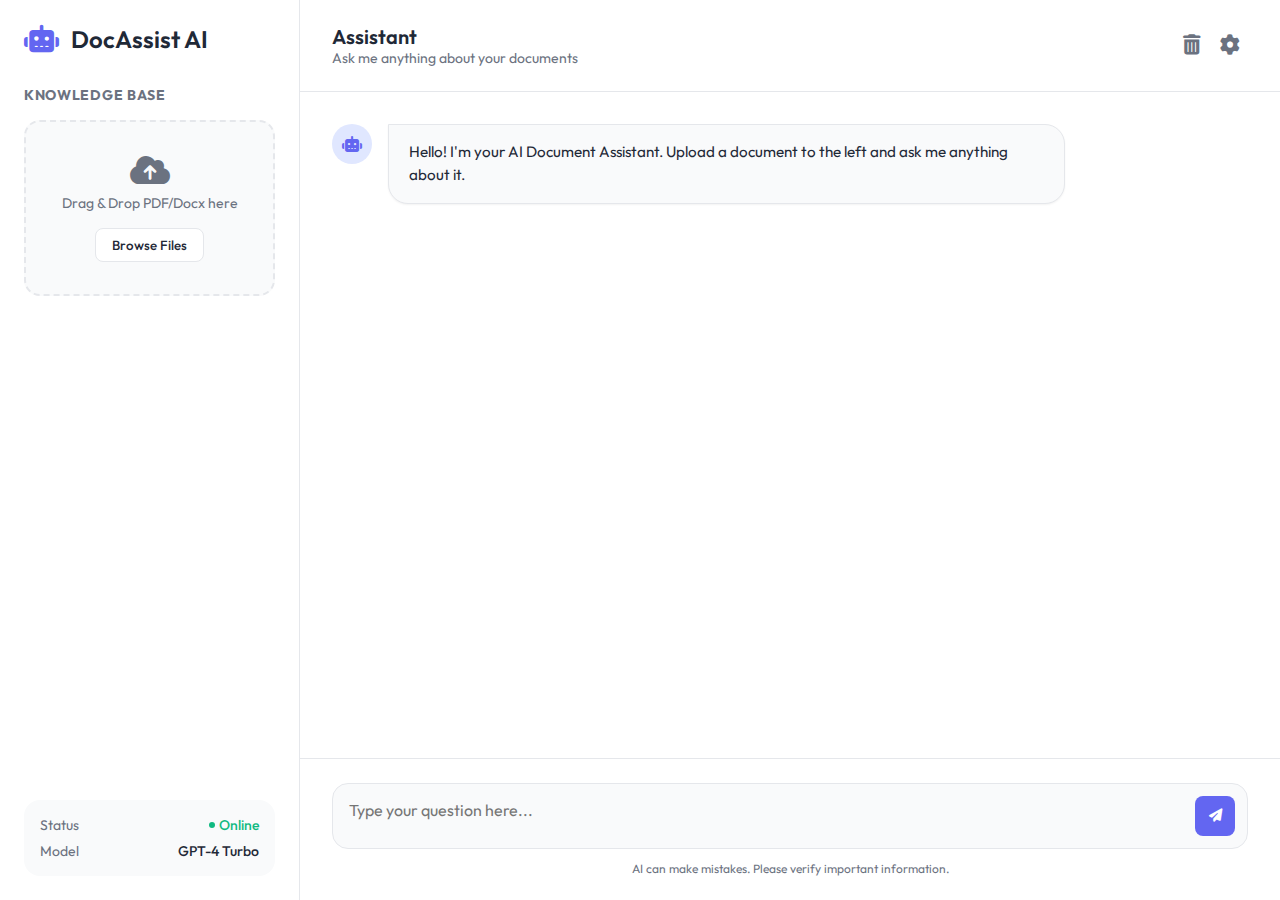
<file: index.html>
<!DOCTYPE html>
<html lang="en">
<head>
    <meta charset="UTF-8">
    <meta name="viewport" content="width=device-width, initial-scale=1.0">
    <title>AI Doc Assistant</title>
    <link rel="stylesheet" href="styles.css">
    <link rel="preconnect" href="https://fonts.googleapis.com">
    <link rel="preconnect" href="https://fonts.gstatic.com" crossorigin>
    <link href="https://fonts.googleapis.com/css2?family=Outfit:wght@300;400;500;600&display=swap" rel="stylesheet">
    <!-- Using FontAwesome for icons -->
    <link rel="stylesheet" href="https://cdnjs.cloudflare.com/ajax/libs/font-awesome/6.4.0/css/all.min.css">
</head>
<body>
    <div class="app-container">
        <!-- Sidebar / Upload Section -->
        <aside class="sidebar">
            <div class="brand">
                <i class="fa-solid fa-robot"></i>
                <h1>DocAssist AI</h1>
            </div>
            
            <div class="upload-section">
                <h2>Knowledge Base</h2>
                <div class="drop-zone" id="drop-zone">
                    <i class="fa-solid fa-cloud-arrow-up"></i>
                    <p>Drag & Drop PDF/Docx here</p>
                    <button class="btn-secondary" onclick="document.getElementById('file-input').click()">Browse Files</button>
                    <input type="file" id="file-input" hidden multiple accept=".pdf,.docx">
                </div>
                
                <div class="file-list" id="file-list">
                    <!-- Files will appear here -->
                </div>
            </div>

            <div class="status-card">
                <div class="status-item">
                    <span class="label">Status</span>
                    <span class="value online">Online</span>
                </div>
                <div class="status-item">
                    <span class="label">Model</span>
                    <span class="value">GPT-4 Turbo</span>
                </div>
            </div>
        </aside>

        <!-- Main Chat Area -->
        <main class="chat-interface">
            <header class="chat-header">
                <div class="header-info">
                    <h2>Assistant</h2>
                    <p>Ask me anything about your documents</p>
                </div>
                <div class="header-actions">
                    <button class="icon-btn" title="Clear Chat"><i class="fa-solid fa-trash-can"></i></button>
                    <button class="icon-btn" title="Settings"><i class="fa-solid fa-gear"></i></button>
                </div>
            </header>

            <div class="chat-history" id="chat-history">
                <div class="message ai-message">
                    <div class="avatar"><i class="fa-solid fa-robot"></i></div>
                    <div class="content">
                        Hello! I'm your AI Document Assistant. Upload a document to the left and ask me anything about it.
                    </div>
                </div>
            </div>

            <div class="chat-input-area">
                <div class="input-wrapper">
                    <textarea id="user-input" placeholder="Type your question here..." rows="1"></textarea>
                    <button id="send-btn" class="send-btn"><i class="fa-solid fa-paper-plane"></i></button>
                </div>
                <p class="disclaimer">AI can make mistakes. Please verify important information.</p>
            </div>
        </main>
    </div>

    <script src="script.js"></script>
</body>
</html>
</file>
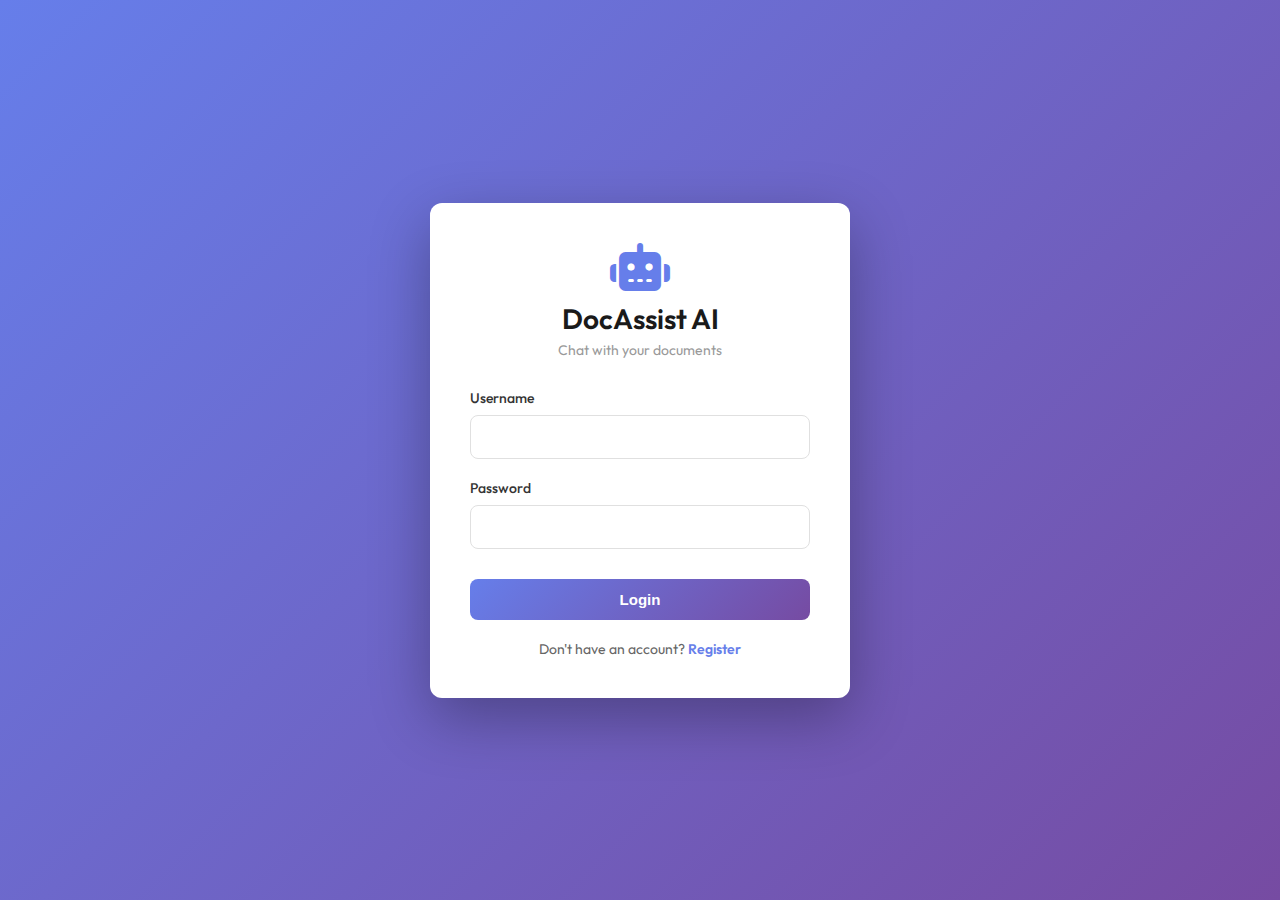
<file: login.html>
<!DOCTYPE html>
<html lang="en">
<head>
    <meta charset="UTF-8">
    <meta name="viewport" content="width=device-width, initial-scale=1.0">
    <title>DocAssist AI - Login</title>
    <link rel="stylesheet" href="styles.css">
    <link rel="preconnect" href="https://fonts.googleapis.com">
    <link rel="preconnect" href="https://fonts.gstatic.com" crossorigin>
    <link href="https://fonts.googleapis.com/css2?family=Outfit:wght@300;400;500;600&display=swap" rel="stylesheet">
    <link rel="stylesheet" href="https://cdnjs.cloudflare.com/ajax/libs/font-awesome/6.4.0/css/all.min.css">
    <style>
        body {
            margin: 0;
            padding: 0;
            font-family: 'Outfit', sans-serif;
            background: linear-gradient(135deg, #667eea 0%, #764ba2 100%);
            min-height: 100vh;
            display: flex;
            align-items: center;
            justify-content: center;
        }

        .login-container {
            background: white;
            border-radius: 12px;
            box-shadow: 0 20px 60px rgba(0, 0, 0, 0.3);
            width: 100%;
            max-width: 420px;
            padding: 40px;
            animation: slideUp 0.5s ease;
        }

        @keyframes slideUp {
            from {
                opacity: 0;
                transform: translateY(30px);
            }
            to {
                opacity: 1;
                transform: translateY(0);
            }
        }

        .login-header {
            text-align: center;
            margin-bottom: 30px;
        }

        .login-header i {
            font-size: 48px;
            color: #667eea;
            margin-bottom: 10px;
        }

        .login-header h1 {
            margin: 0;
            font-size: 28px;
            color: #1a1a1a;
            font-weight: 600;
        }

        .login-header p {
            margin: 5px 0 0 0;
            color: #999;
            font-size: 14px;
        }

        .form-group {
            margin-bottom: 20px;
        }

        label {
            display: block;
            margin-bottom: 8px;
            color: #333;
            font-size: 14px;
            font-weight: 500;
        }

        input {
            width: 100%;
            padding: 12px 14px;
            border: 1px solid #e0e0e0;
            border-radius: 8px;
            font-size: 14px;
            font-family: 'Outfit', sans-serif;
            transition: all 0.3s ease;
            box-sizing: border-box;
        }

        input:focus {
            outline: none;
            border-color: #667eea;
            box-shadow: 0 0 0 3px rgba(102, 126, 234, 0.1);
        }

        .btn-submit {
            width: 100%;
            padding: 12px;
            background: linear-gradient(135deg, #667eea 0%, #764ba2 100%);
            color: white;
            border: none;
            border-radius: 8px;
            font-size: 15px;
            font-weight: 600;
            cursor: pointer;
            transition: all 0.3s ease;
            margin-top: 10px;
        }

        .btn-submit:hover {
            transform: translateY(-2px);
            box-shadow: 0 10px 20px rgba(102, 126, 234, 0.3);
        }

        .btn-submit:active {
            transform: translateY(0);
        }

        .form-toggle {
            text-align: center;
            margin-top: 20px;
            color: #666;
            font-size: 14px;
        }

        .form-toggle a {
            color: #667eea;
            text-decoration: none;
            font-weight: 600;
            cursor: pointer;
            transition: color 0.3s ease;
        }

        .form-toggle a:hover {
            color: #764ba2;
        }

        .error-message {
            background: #fee;
            color: #c33;
            padding: 12px;
            border-radius: 8px;
            margin-bottom: 20px;
            font-size: 14px;
            display: none;
            border-left: 4px solid #c33;
        }

        .hidden-form {
            display: none;
        }

        .success-message {
            background: #efe;
            color: #3c3;
            padding: 12px;
            border-radius: 8px;
            margin-bottom: 20px;
            font-size: 14px;
            border-left: 4px solid #3c3;
        }
    </style>
</head>
<body>
    <div class="login-container">
        <div class="login-header">
            <i class="fa-solid fa-robot"></i>
            <h1>DocAssist AI</h1>
            <p>Chat with your documents</p>
        </div>

        <!-- Login Form -->
        <form id="login-form">
            <div id="login-error" class="error-message"></div>
            
            <div class="form-group">
                <label for="login-username">Username</label>
                <input type="text" id="login-username" name="username" required>
            </div>

            <div class="form-group">
                <label for="login-password">Password</label>
                <input type="password" id="login-password" name="password" required>
            </div>

            <button type="submit" class="btn-submit">Login</button>

            <div class="form-toggle">
                Don't have an account? <a onclick="toggleForm()">Register</a>
            </div>
        </form>

        <!-- Register Form -->
        <form id="register-form" class="hidden-form">
            <div id="register-error" class="error-message"></div>
            
            <div class="form-group">
                <label for="reg-username">Username</label>
                <input type="text" id="reg-username" name="username" required minlength="3">
            </div>

            <div class="form-group">
                <label for="reg-email">Email</label>
                <input type="email" id="reg-email" name="email" required>
            </div>

            <div class="form-group">
                <label for="reg-fullname">Full Name</label>
                <input type="text" id="reg-fullname" name="full_name" required>
            </div>

            <div class="form-group">
                <label for="reg-password">Password</label>
                <input type="password" id="reg-password" name="password" required minlength="6">
            </div>

            <button type="submit" class="btn-submit">Register</button>

            <div class="form-toggle">
                Already have an account? <a onclick="toggleForm()">Login</a>
            </div>
        </form>
    </div>

    <script src="config.js"></script>
    <script>
        const API_URL = CONFIG.API_BASE_URL;

        function toggleForm() {
            document.getElementById('login-form').classList.toggle('hidden-form');
            document.getElementById('register-form').classList.toggle('hidden-form');
            document.getElementById('login-error').style.display = 'none';
            document.getElementById('register-error').style.display = 'none';
        }

        // Login form submission
        document.getElementById('login-form').addEventListener('submit', async (e) => {
            e.preventDefault();
            const loginError = document.getElementById('login-error');
            loginError.style.display = 'none';

            const params = new URLSearchParams();
            params.append('username', document.getElementById('login-username').value);
            params.append('password', document.getElementById('login-password').value);

            try {
                const response = await fetch(`${API_URL}/token`, {
                    method: 'POST',
                    headers: { 'Content-Type': 'application/x-www-form-urlencoded' },
                    body: params.toString()
                });

                if (!response.ok) {
                    let errMsg = 'Login failed';
                    const ct = response.headers.get('content-type') || '';
                    if (ct.includes('application/json')) {
                        const errJson = await response.json();
                        errMsg = errJson.detail || JSON.stringify(errJson);
                    }
                    throw new Error(errMsg);
                }

                const data = await response.json();
                if (!data || !data.access_token) throw new Error('Login succeeded but no token returned');

                localStorage.setItem('access_token', data.access_token);
                localStorage.setItem('selected_chat_id', '');
                window.location.href = '/index.html';
            } catch (error) {
                loginError.textContent = error.message;
                loginError.style.display = 'block';
            }
        });

        // Register form submission
        document.getElementById('register-form').addEventListener('submit', async (e) => {
            e.preventDefault();
            const regError = document.getElementById('register-error');
            regError.style.display = 'none';

            const formData = {
                username: document.getElementById('reg-username').value,
                email: document.getElementById('reg-email').value,
                full_name: document.getElementById('reg-fullname').value,
                password: document.getElementById('reg-password').value
            };

            try {
                const response = await fetch(`${API_URL}/register`, {
                    method: 'POST',
                    headers: { 'Content-Type': 'application/json' },
                    body: JSON.stringify(formData)
                });

                if (!response.ok) {
                    const error = await response.json();
                    throw new Error(error.detail || 'Registration failed');
                }

                // Auto-login after registration
                const params = new URLSearchParams();
                params.append('username', formData.username);
                params.append('password', formData.password);

                const loginResponse = await fetch(`${API_URL}/token`, {
                    method: 'POST',
                    headers: { 'Content-Type': 'application/x-www-form-urlencoded' },
                    body: params.toString()
                });

                if (!loginResponse.ok) {
                    throw new Error('Registration successful but auto-login failed. Please login manually.');
                }

                const loginData = await loginResponse.json();
                localStorage.setItem('access_token', loginData.access_token);
                localStorage.setItem('selected_chat_id', '');
                window.location.href = '/index.html';
            } catch (error) {
                regError.textContent = error.message;
                regError.style.display = 'block';
            }
        });
    </script>
</body>
</html>
</file>
<file: styles.css>
:root {
    --primary-color: #6366f1;
    --primary-hover: #4f46e5;
    --bg-color: #f3f4f6;
    --sidebar-bg: #ffffff;
    --chat-bg: #ffffff;
    --text-main: #1f2937;
    --text-muted: #6b7280;
    --border-color: #e5e7eb;
    --message-user-bg: #6366f1;
    --message-user-text: #ffffff;
    --message-ai-bg: #f9fafb;
    --shadow-sm: 0 1px 2px 0 rgb(0 0 0 / 0.05);
    --shadow-md: 0 4px 6px -1px rgb(0 0 0 / 0.1);
    --radius-lg: 1rem;
    --radius-md: 0.5rem;
}

* {
    margin: 0;
    padding: 0;
    box-sizing: border-box;
}

body {
    font-family: 'Outfit', sans-serif;
    background-color: var(--bg-color);
    color: var(--text-main);
    height: 100vh;
    overflow: hidden;
}

.app-container {
    display: flex;
    height: 100vh;
    max-width: 1600px;
    margin: 0 auto;
    background: var(--bg-color);
}

/* Sidebar */
.sidebar {
    width: 300px;
    background: var(--sidebar-bg);
    border-right: 1px solid var(--border-color);
    display: flex;
    flex-direction: column;
    padding: 1.5rem;
    gap: 2rem;
}

.brand {
    display: flex;
    align-items: center;
    gap: 0.75rem;
    color: var(--primary-color);
}

.brand h1 {
    font-size: 1.5rem;
    font-weight: 600;
    color: var(--text-main);
}

.brand i {
    font-size: 1.75rem;
}

.upload-section h2 {
    font-size: 0.875rem;
    text-transform: uppercase;
    letter-spacing: 0.05em;
    color: var(--text-muted);
    margin-bottom: 1rem;
}

.drop-zone {
    border: 2px dashed var(--border-color);
    border-radius: var(--radius-lg);
    padding: 2rem 1rem;
    text-align: center;
    transition: all 0.2s;
    background: #f9fafb;
}

.drop-zone:hover {
    border-color: var(--primary-color);
    background: #eef2ff;
}

.drop-zone i {
    font-size: 2rem;
    color: var(--text-muted);
    margin-bottom: 0.5rem;
}

.drop-zone p {
    font-size: 0.875rem;
    color: var(--text-muted);
    margin-bottom: 1rem;
}

.btn-secondary {
    background: white;
    border: 1px solid var(--border-color);
    padding: 0.5rem 1rem;
    border-radius: var(--radius-md);
    cursor: pointer;
    font-family: inherit;
    font-weight: 500;
    color: var(--text-main);
    transition: all 0.2s;
}

.btn-secondary:hover {
    border-color: var(--primary-color);
    color: var(--primary-color);
}

.file-list {
    margin-top: 1rem;
    display: flex;
    flex-direction: column;
    gap: 0.5rem;
    overflow-y: auto;
    max-height: 200px;
}

.file-item {
    display: flex;
    align-items: center;
    gap: 0.75rem;
    padding: 0.75rem;
    background: white;
    border: 1px solid var(--border-color);
    border-radius: var(--radius-md);
    font-size: 0.875rem;
}

.file-item i {
    color: var(--primary-color);
}

.file-info {
    flex: 1;
    overflow: hidden;
}

.file-name {
    display: block;
    white-space: nowrap;
    overflow: hidden;
    text-overflow: ellipsis;
    font-weight: 500;
}

.file-status {
    font-size: 0.75rem;
    color: var(--text-muted);
}

.status-card {
    margin-top: auto;
    background: #f9fafb;
    padding: 1rem;
    border-radius: var(--radius-lg);
    display: flex;
    flex-direction: column;
    gap: 0.5rem;
}

.status-item {
    display: flex;
    justify-content: space-between;
    font-size: 0.875rem;
}

.status-item .label {
    color: var(--text-muted);
}

.status-item .value {
    font-weight: 500;
}

.status-item .value.online {
    color: #10b981;
    display: flex;
    align-items: center;
    gap: 0.25rem;
}

.status-item .value.online::before {
    content: '';
    display: block;
    width: 6px;
    height: 6px;
    background: #10b981;
    border-radius: 50%;
}

/* Chat Interface */
.chat-interface {
    flex: 1;
    display: flex;
    flex-direction: column;
    background: var(--chat-bg);
    position: relative;
}

.chat-header {
    padding: 1.5rem 2rem;
    border-bottom: 1px solid var(--border-color);
    display: flex;
    justify-content: space-between;
    align-items: center;
}

.header-info h2 {
    font-size: 1.25rem;
    font-weight: 600;
}

.header-info p {
    font-size: 0.875rem;
    color: var(--text-muted);
}

.icon-btn {
    background: none;
    border: none;
    font-size: 1.25rem;
    color: var(--text-muted);
    cursor: pointer;
    padding: 0.5rem;
    border-radius: 50%;
    transition: background 0.2s;
}

.icon-btn:hover {
    background: #f3f4f6;
    color: var(--text-main);
}

.chat-history {
    flex: 1;
    padding: 2rem;
    overflow-y: auto;
    display: flex;
    flex-direction: column;
    gap: 1.5rem;
}

.message {
    display: flex;
    gap: 1rem;
    max-width: 80%;
    animation: fadeIn 0.3s ease;
}

.message.user-message {
    align-self: flex-end;
    flex-direction: row-reverse;
}

.message .avatar {
    width: 40px;
    height: 40px;
    border-radius: 50%;
    display: flex;
    align-items: center;
    justify-content: center;
    flex-shrink: 0;
}

.ai-message .avatar {
    background: #e0e7ff;
    color: var(--primary-color);
}

.user-message .avatar {
    background: #e5e7eb;
    color: var(--text-muted);
}

.message .content {
    padding: 1rem 1.25rem;
    border-radius: 1.25rem;
    font-size: 0.95rem;
    line-height: 1.5;
    box-shadow: var(--shadow-sm);
}

.ai-message .content {
    background: var(--message-ai-bg);
    border: 1px solid var(--border-color);
    border-top-left-radius: 0;
}

.user-message .content {
    background: var(--message-user-bg);
    color: var(--message-user-text);
    border-top-right-radius: 0;
}

.chat-input-area {
    padding: 1.5rem 2rem;
    border-top: 1px solid var(--border-color);
    background: white;
}

.input-wrapper {
    display: flex;
    gap: 0.75rem;
    background: #f9fafb;
    padding: 0.75rem;
    border-radius: var(--radius-lg);
    border: 1px solid var(--border-color);
    transition: border-color 0.2s;
}

.input-wrapper:focus-within {
    border-color: var(--primary-color);
    box-shadow: 0 0 0 2px rgba(99, 102, 241, 0.1);
}

textarea {
    flex: 1;
    border: none;
    background: transparent;
    resize: none;
    font-family: inherit;
    font-size: 1rem;
    outline: none;
    padding: 0.25rem;
    max-height: 100px;
}

.send-btn {
    background: var(--primary-color);
    color: white;
    border: none;
    width: 40px;
    height: 40px;
    border-radius: 0.5rem;
    cursor: pointer;
    transition: background 0.2s;
    display: flex;
    align-items: center;
    justify-content: center;
}

.send-btn:hover {
    background: var(--primary-hover);
}

.disclaimer {
    text-align: center;
    font-size: 0.75rem;
    color: var(--text-muted);
    margin-top: 0.75rem;
}

@keyframes fadeIn {
    from { opacity: 0; transform: translateY(10px); }
    to { opacity: 1; transform: translateY(0); }
}

/* Typing indicator */
.typing-indicator {
    display: flex;
    gap: 4px;
    padding: 0.5rem;
}

.typing-dot {
    width: 6px;
    height: 6px;
    background: #9ca3af;
    border-radius: 50%;
    animation: typing 1.4s infinite ease-in-out both;
}

.typing-dot:nth-child(1) { animation-delay: -0.32s; }
.typing-dot:nth-child(2) { animation-delay: -0.16s; }

@keyframes typing {
    0%, 80%, 100% { transform: scale(0); }
    40% { transform: scale(1); }
}
</file>
